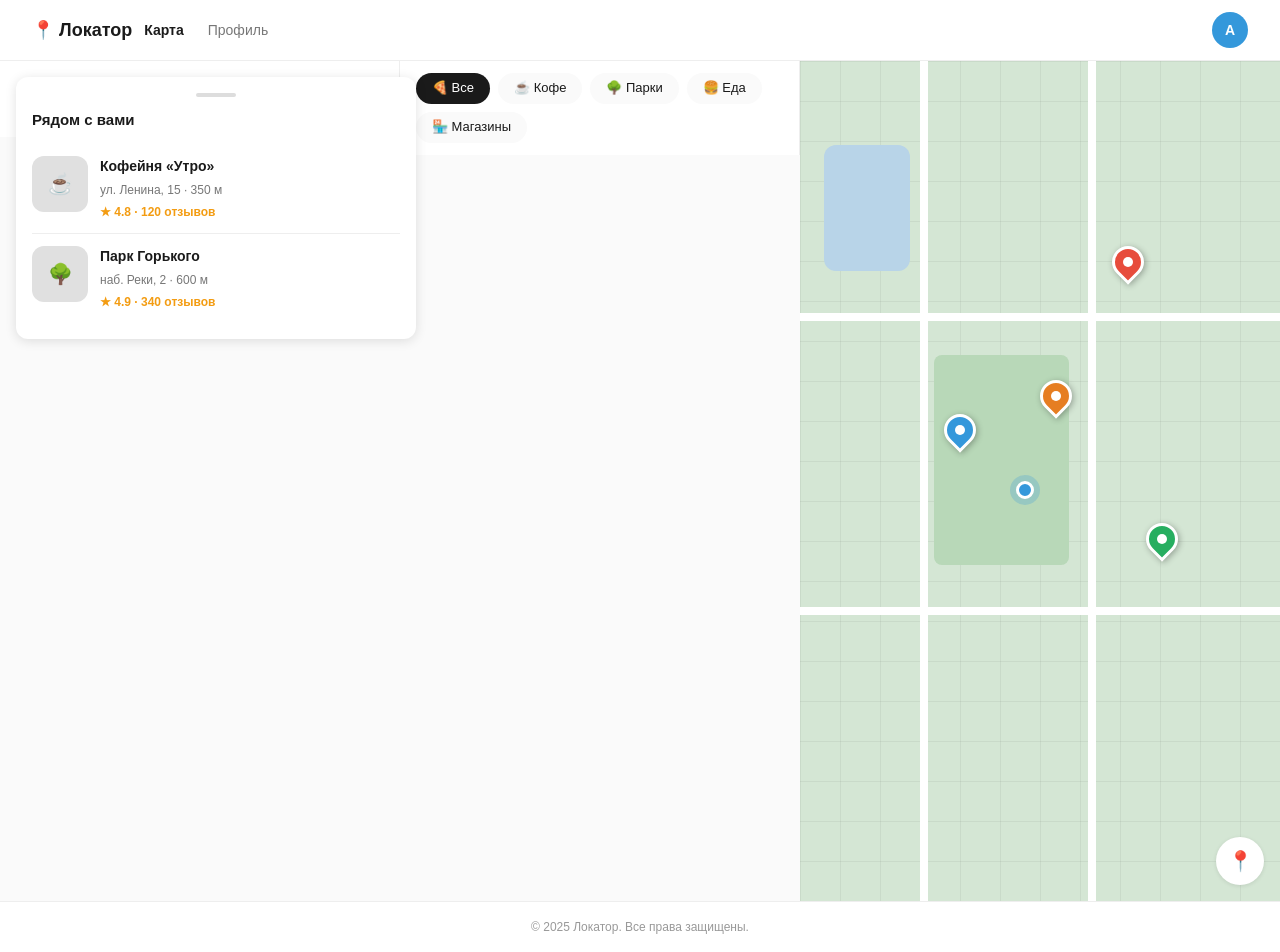
<file: index.html>
<!DOCTYPE html>
<html lang="ru">
<head>
    <meta charset="UTF-8">
    <meta name="viewport" content="width=device-width, initial-scale=1.0, maximum-scale=1.0, user-scalable=no">
    <meta name="description" content="Локатор — интерактивная карта интересных мест рядом">
    <title>Локатор — Карта</title>
    <link rel="stylesheet" href="css/normalize.css">
    <link rel="stylesheet" href="css/style.min.css">
</head>
<body>

<header class="app-header">
    <div class="header__inner">
        <a href="index.html" class="header__logo">📍 Локатор</a>
        <nav class="header__nav" aria-label="Основная навигация">
            <a href="index.html" class="header__link header__link--active">Карта</a>
            <a href="profile.html" class="header__link">Профиль</a>
        </nav>
        <a href="profile.html" class="header__avatar" aria-label="Профиль">А</a>
    </div>
</header>

<main class="app-main">

    <section class="search-bar" aria-label="Поиск мест">
        <div class="search-bar__inner">
            <span class="search-bar__icon" aria-hidden="true">🔍</span>
            <input type="search" class="search-bar__input" placeholder="Поиск места..." aria-label="Поиск места">
            <button class="search-bar__filter" aria-label="Фильтры">⚙️</button>
        </div>
    </section>

    <nav class="categories" aria-label="Категории мест">
        <ul class="categories__list">
            <li><button class="category category--active" data-category="all">🍕 Все</button></li>
            <li><button class="category" data-category="coffee">☕ Кофе</button></li>
            <li><button class="category" data-category="parks">🌳 Парки</button></li>
            <li><button class="category" data-category="food">🍔 Еда</button></li>
            <li><button class="category" data-category="shops">🏪 Магазины</button></li>
        </ul>
    </nav>

    <section class="map" aria-label="Интерактивная карта">
        <div class="map__canvas">
            <div class="map__grid"></div>
            <div class="map__road map__road--h" style="top: 30%;"></div>
            <div class="map__road map__road--h" style="top: 65%;"></div>
            <div class="map__road map__road--v" style="left: 25%;"></div>
            <div class="map__road map__road--v" style="left: 60%;"></div>
            <div class="map__park" style="top: 35%; left: 28%; width: 28%; height: 25%;"></div>
            <div class="map__water" style="top: 10%; left: 5%; width: 18%; height: 15%;"></div>

            <button class="map__marker" style="top: 22%; left: 65%;" aria-label="Кофейня Утро"></button>
            <button class="map__marker map__marker--blue" style="top: 42%; left: 30%;" aria-label="Парк Горького"></button>
            <button class="map__marker map__marker--green" style="top: 55%; left: 72%;" aria-label="Бургерная Мясо"></button>
            <button class="map__marker map__marker--orange" style="top: 38%; left: 50%;" aria-label="Пиццерия Рим"></button>

            <div class="map__user" style="top: 50%; left: 45%;" aria-label="Ваше местоположение"></div>
            <button class="map__locate" aria-label="Моё местоположение">📍</button>
        </div>
    </section>

    <section class="places" aria-label="Места рядом">
        <div class="places__handle"></div>
        <h2 class="places__title">Рядом с вами</h2>
        <ul class="places__list">
            <li class="place">
                <a href="detail.html" class="place__link">
                    <div class="place__img">☕</div>
                    <div class="place__info">
                        <h3 class="place__name">Кофейня «Утро»</h3>
                        <p class="place__meta">ул. Ленина, 15 · 350 м</p>
                        <p class="place__rating">★ 4.8 · 120 отзывов</p>
                    </div>
                </a>
            </li>
            <li class="place">
                <a href="detail.html" class="place__link">
                    <div class="place__img">🌳</div>
                    <div class="place__info">
                        <h3 class="place__name">Парк Горького</h3>
                        <p class="place__meta">наб. Реки, 2 · 600 м</p>
                        <p class="place__rating">★ 4.9 · 340 отзывов</p>
                    </div>
                </a>
            </li>
        </ul>
    </section>

</main>

<footer class="app-footer">
    <p class="app-footer__text">© 2025 Локатор. Все права защищены.</p>
</footer>

<script src="js/main.min.js"></script>
</body>
</html>
</file>
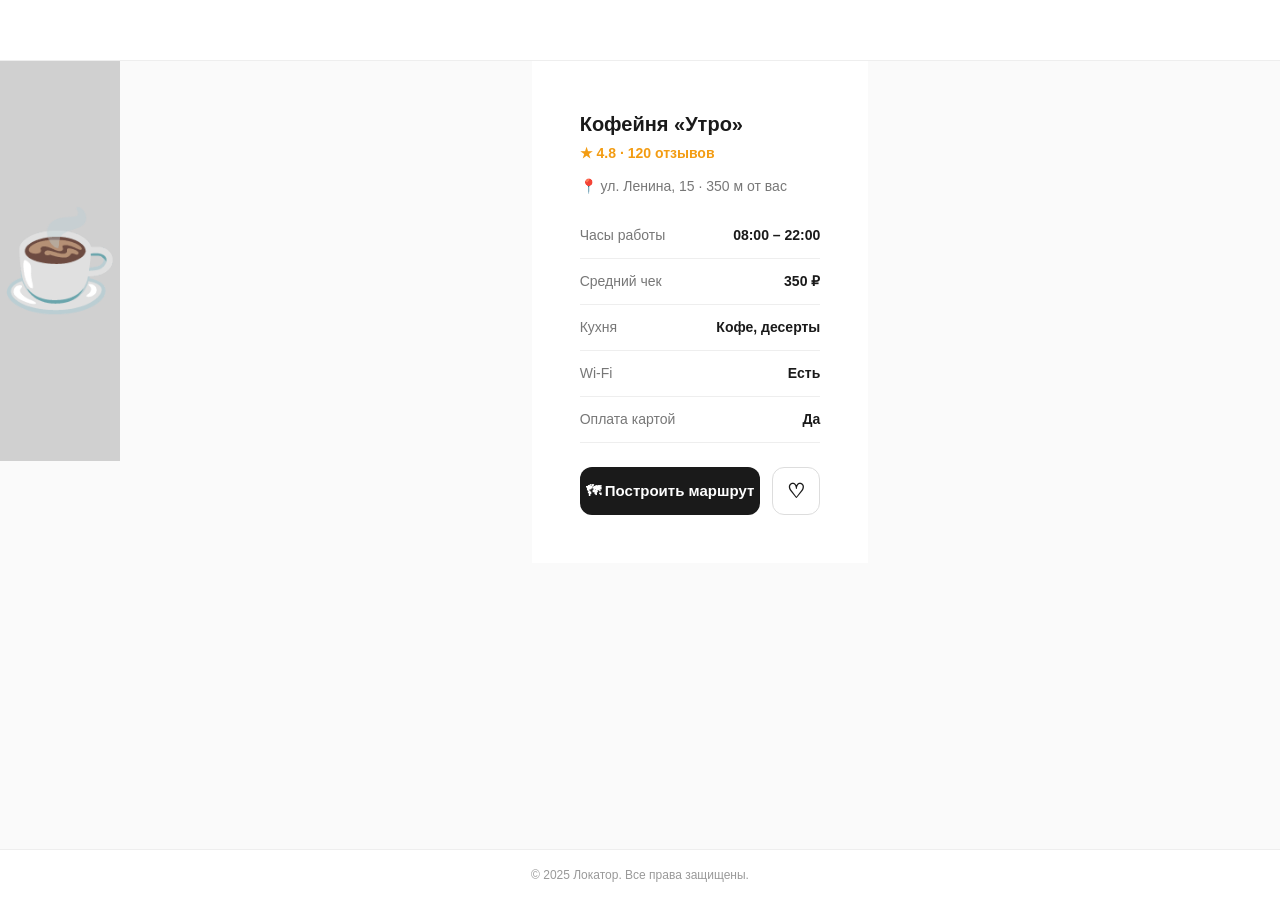
<file: detail.html>
<!DOCTYPE html>
<html lang="ru">
<head>
    <meta charset="UTF-8">
    <meta name="viewport" content="width=device-width, initial-scale=1.0, maximum-scale=1.0, user-scalable=no">
    <meta name="description" content="Детальная информация о месте">
    <title>Локатор — О месте</title>
    <link rel="stylesheet" href="css/normalize.css">
    <link rel="stylesheet" href="css/style.min.css">
</head>
<body>

<header class="app-header">
    <div class="header__inner">
        <a href="index.html" class="header__back" aria-label="Назад">←</a>
        <h1 class="header__title">О месте</h1>
        <button class="header__fav" aria-label="В избранное">♡</button>
    </div>
</header>

<main class="app-main">

    <section class="detail-hero" aria-label="Фото места">
        <div class="detail-hero__img">☕</div>
    </section>

    <section class="detail" aria-label="Информация о месте">
        <h2 class="detail__name">Кофейня «Утро»</h2>
        <p class="detail__rating">★ 4.8 · 120 отзывов</p>
        <p class="detail__addr">📍 ул. Ленина, 15 · 350 м от вас</p>

        <ul class="detail__info">
            <li class="detail__row">
                <span class="detail__label">Часы работы</span>
                <span class="detail__value">08:00 – 22:00</span>
            </li>
            <li class="detail__row">
                <span class="detail__label">Средний чек</span>
                <span class="detail__value">350 ₽</span>
            </li>
            <li class="detail__row">
                <span class="detail__label">Кухня</span>
                <span class="detail__value">Кофе, десерты</span>
            </li>
            <li class="detail__row">
                <span class="detail__label">Wi-Fi</span>
                <span class="detail__value">Есть</span>
            </li>
            <li class="detail__row">
                <span class="detail__label">Оплата картой</span>
                <span class="detail__value">Да</span>
            </li>
        </ul>

        <div class="detail__actions">
            <button class="btn btn--primary">🗺 Построить маршрут</button>
            <button class="btn btn--outline" aria-label="В избранное">♡</button>
        </div>
    </section>

</main>

<footer class="app-footer">
    <p class="app-footer__text">© 2025 Локатор. Все права защищены.</p>
</footer>

<script src="js/main.min.js"></script>
</body>
</html>
</file>
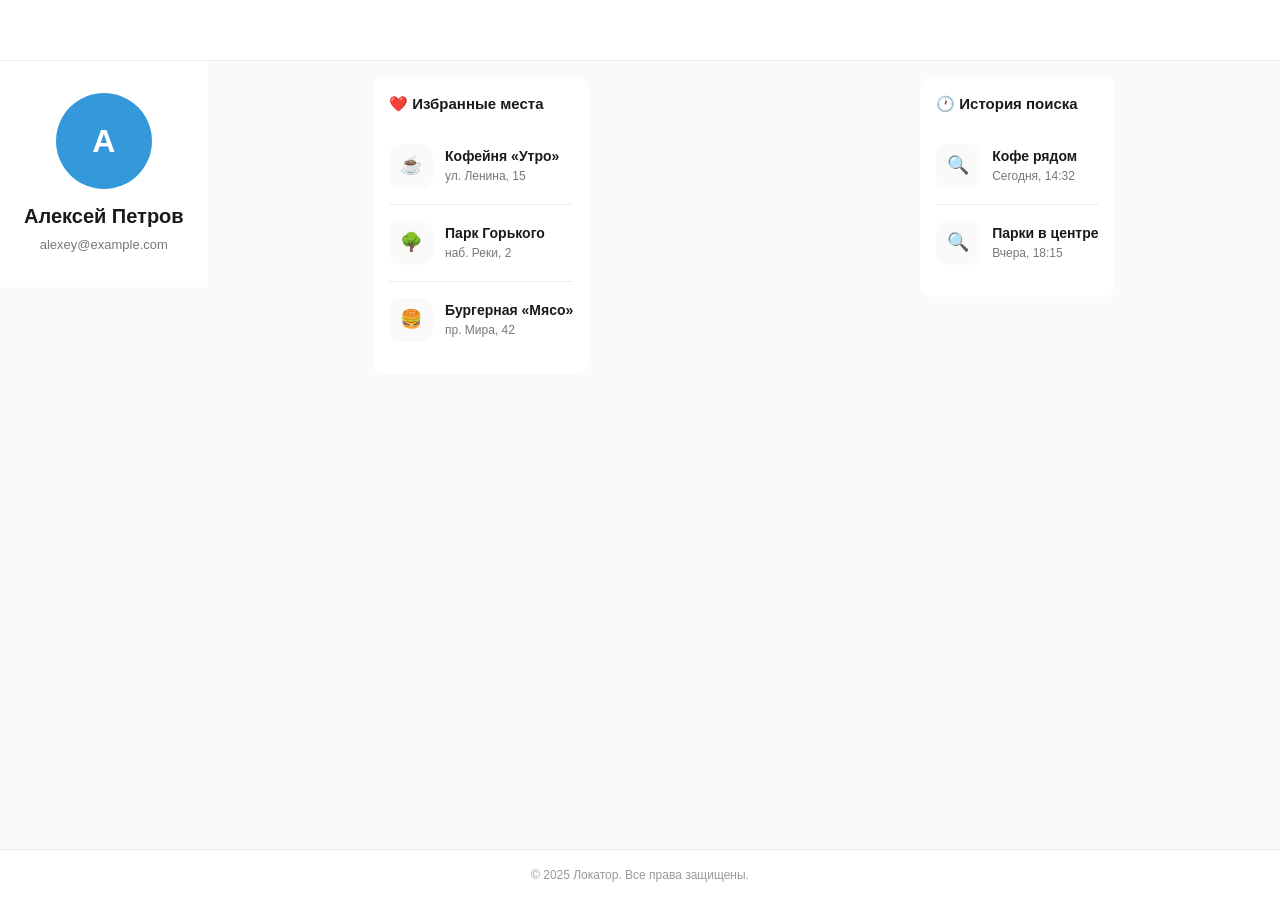
<file: profile.html>
<!DOCTYPE html>
<html lang="ru">
<head>
    <meta charset="UTF-8">
    <meta name="viewport" content="width=device-width, initial-scale=1.0, maximum-scale=1.0, user-scalable=no">
    <meta name="description" content="Личный кабинет пользователя">
    <title>Локатор — Профиль</title>
    <link rel="stylesheet" href="css/normalize.css">
    <link rel="stylesheet" href="css/style.min.css">
</head>
<body>

<header class="app-header">
    <div class="header__inner">
        <a href="index.html" class="header__back" aria-label="Назад">←</a>
        <h1 class="header__title">Профиль</h1>
        <button class="header__fav" aria-label="Настройки">⚙️</button>
    </div>
</header>

<main class="app-main">

    <section class="profile" aria-label="Профиль пользователя">
        <div class="profile__avatar">А</div>
        <h2 class="profile__name">Алексей Петров</h2>
        <p class="profile__email">alexey@example.com</p>
    </section>

    <section class="profile-section" aria-label="Избранные места">
        <h3 class="profile-section__title">❤️ Избранные места</h3>
        <ul class="fav-list">
            <li class="fav">
                <div class="fav__icon">☕</div>
                <div class="fav__info">
                    <h4 class="fav__name">Кофейня «Утро»</h4>
                    <p class="fav__addr">ул. Ленина, 15</p>
                </div>
            </li>
            <li class="fav">
                <div class="fav__icon">🌳</div>
                <div class="fav__info">
                    <h4 class="fav__name">Парк Горького</h4>
                    <p class="fav__addr">наб. Реки, 2</p>
                </div>
            </li>
            <li class="fav">
                <div class="fav__icon">🍔</div>
                <div class="fav__info">
                    <h4 class="fav__name">Бургерная «Мясо»</h4>
                    <p class="fav__addr">пр. Мира, 42</p>
                </div>
            </li>
        </ul>
    </section>

    <section class="profile-section" aria-label="История поиска">
        <h3 class="profile-section__title">🕐 История поиска</h3>
        <ul class="fav-list">
            <li class="fav">
                <div class="fav__icon">🔍</div>
                <div class="fav__info">
                    <h4 class="fav__name">Кофе рядом</h4>
                    <p class="fav__addr">Сегодня, 14:32</p>
                </div>
            </li>
            <li class="fav">
                <div class="fav__icon">🔍</div>
                <div class="fav__info">
                    <h4 class="fav__name">Парки в центре</h4>
                    <p class="fav__addr">Вчера, 18:15</p>
                </div>
            </li>
        </ul>
    </section>

</main>

<footer class="app-footer">
    <p class="app-footer__text">© 2025 Локатор. Все права защищены.</p>
</footer>

<script src="js/main.min.js"></script>
</body>
</html>
</file>
<file: css/style.min.css>
:root{--color-bg:#fff;--color-bg-alt:#fafafa;--color-text:#1a1a1a;--color-text-muted:#777;--color-text-light:#999;--color-border:#eee;--color-accent:#1a1a1a;--color-blue:#3498db;--color-green:#27ae60;--color-orange:#e67e22;--color-red:#e74c3c;--color-rating:#f39c12;--font-base:-apple-system,BlinkMacSystemFont,"Segoe UI",Roboto,Arial,sans-serif;--font-size-xs:.75rem;--font-size-sm:.8125rem;--font-size-base:.875rem;--font-size-md:.9375rem;--font-size-lg:1.125rem;--font-size-xl:1.25rem;--font-size-2xl:1.5rem;--space-xs:.25rem;--space-sm:.5rem;--space-md:.75rem;--space-base:1rem;--space-lg:1.5rem;--space-xl:2rem;--space-2xl:3rem;--radius-sm:.5rem;--radius-base:.75rem;--radius-lg:1rem;--radius-xl:1.5rem;--radius-full:50%;--header-height:3.5rem;--shadow-sm:0 1px 4px rgba(0,0,0,.1);--shadow-base:0 2px 12px rgba(0,0,0,.12);--shadow-lg:0 8px 30px rgba(0,0,0,.15)}*,::after,::before{box-sizing:border-box}html{font-size:100%;-webkit-text-size-adjust:100%}body{font-family:var(--font-base);font-size:var(--font-size-base);line-height:1.5;color:var(--color-text);background:var(--color-bg-alt);min-height:100vh;display:flex;flex-direction:column;overflow-x:hidden}img{max-width:100%;height:auto;display:block}button{cursor:pointer;border:none;background:0 0;font-family:inherit;color:inherit}a{color:inherit;text-decoration:none}ol,ul{list-style:none;margin:0;padding:0}h1,h2,h3,h4{margin:0;font-weight:700}p{margin:0}.app-header{position:sticky;top:0;z-index:100;background:var(--color-bg);border-bottom:1px solid var(--color-border)}.header__inner{display:flex;align-items:center;gap:var(--space-md);padding:0 var(--space-base);height:var(--header-height)}.header__logo{font-size:var(--font-size-md);font-weight:700;flex-shrink:0}.header__nav{display:none;gap:var(--space-lg);font-size:var(--font-size-base);color:var(--color-text-muted)}.header__link{transition:color .2s}.header__link--active{color:var(--color-text);font-weight:600}.header__back{font-size:var(--font-size-xl);width:2rem;text-align:center;flex-shrink:0}.header__title{font-size:var(--font-size-md);font-weight:600;flex:1;text-align:center}.header__fav{font-size:var(--font-size-xl);width:2rem;text-align:center;flex-shrink:0}.header__avatar{width:2.25rem;height:2.25rem;background:var(--color-blue);color:#fff;border-radius:var(--radius-full);display:flex;align-items:center;justify-content:center;font-size:var(--font-size-base);font-weight:600;margin-left:auto;flex-shrink:0}.app-main{flex:1;display:flex;flex-direction:column;position:relative}.search-bar{padding:var(--space-md) var(--space-base);background:var(--color-bg);border-bottom:1px solid var(--color-border)}.search-bar__inner{display:flex;align-items:center;gap:var(--space-sm);height:2.75rem;background:var(--color-bg-alt);border-radius:var(--radius-lg);padding:0 var(--space-base)}.search-bar__icon{font-size:var(--font-size-md);color:var(--color-text-light);flex-shrink:0}.search-bar__input{flex:1;border:none;background:0 0;font-size:var(--font-size-base);outline:0;min-width:0}.search-bar__input::placeholder{color:var(--color-text-light)}.search-bar__filter{font-size:var(--font-size-lg);flex-shrink:0}.categories{background:var(--color-bg);border-bottom:1px solid var(--color-border);overflow:hidden}.categories__list{display:flex;gap:var(--space-sm);padding:var(--space-md) var(--space-base);overflow-x:auto;scrollbar-width:none}.categories__list::-webkit-scrollbar{display:none}.category{padding:var(--space-sm) var(--space-base);background:var(--color-bg-alt);border-radius:var(--radius-xl);font-size:var(--font-size-sm);font-weight:500;white-space:nowrap;flex-shrink:0;transition:background .2s,color .2s}.category--active{background:var(--color-accent);color:#fff}.map{flex:1;position:relative;min-height:50vh}.map__canvas{position:absolute;inset:0;background:#d4e6d4;overflow:hidden}.map__grid{position:absolute;inset:0;background-image:linear-gradient(rgba(0,0,0,.05) 1px,transparent 1px),linear-gradient(90deg,rgba(0,0,0,.05) 1px,transparent 1px);background-size:2.5rem 2.5rem}.map__road{position:absolute;background:#fff}.map__road--h{height:.5rem;left:0;right:0}.map__road--v{width:.5rem;top:0;bottom:0}.map__park{position:absolute;background:#b8d8b8;border-radius:var(--radius-sm)}.map__water{position:absolute;background:#b8d4e8;border-radius:var(--radius-base)}.map__marker{position:absolute;width:2rem;height:2rem;background:var(--color-red);border-radius:50% 50% 50% 0;transform:rotate(-45deg);border:3px solid #fff;box-shadow:0 2px 6px rgba(0,0,0,.3);display:flex;align-items:center;justify-content:center;transition:transform .2s}.map__marker::after{content:'';width:.625rem;height:.625rem;background:#fff;border-radius:var(--radius-full);transform:rotate(45deg)}.map__marker--blue{background:var(--color-blue)}.map__marker--green{background:var(--color-green)}.map__marker--orange{background:var(--color-orange)}.map__marker:hover{transform:rotate(-45deg) scale(1.1)}.map__user{position:absolute;width:1.125rem;height:1.125rem;background:var(--color-blue);border-radius:var(--radius-full);border:3px solid #fff;box-shadow:0 0 0 6px rgba(52,152,219,.25)}.map__locate{position:absolute;right:var(--space-base);bottom:var(--space-base);width:3rem;height:3rem;background:#fff;border-radius:var(--radius-full);box-shadow:var(--shadow-sm);display:flex;align-items:center;justify-content:center;font-size:var(--font-size-xl);z-index:10}.places{background:var(--color-bg);border-radius:var(--radius-lg) var(--radius-lg) 0 0;box-shadow:0 -4px 20px rgba(0,0,0,.1);padding:var(--space-base);position:relative;z-index:10;margin-top:-1rem}.places__handle{width:2.5rem;height:.25rem;background:#ddd;border-radius:2px;margin:0 auto var(--space-md)}.places__title{font-size:var(--font-size-md);margin-bottom:var(--space-md)}.places__list{display:flex;flex-direction:column}.place{border-bottom:1px solid var(--color-border)}.place:last-child{border-bottom:none}.place__link{display:flex;gap:var(--space-md);padding:var(--space-md) 0;transition:background .2s}.place__link:hover{background:var(--color-bg-alt)}.place__img{width:3.5rem;height:3.5rem;background:#e0e0e0;border-radius:var(--radius-base);flex-shrink:0;display:flex;align-items:center;justify-content:center;font-size:var(--font-size-xl)}.place__info{flex:1;min-width:0}.place__name{font-size:var(--font-size-base);font-weight:600;margin-bottom:var(--space-xs)}.place__meta{font-size:var(--font-size-xs);color:var(--color-text-muted);margin-bottom:var(--space-xs)}.place__rating{font-size:var(--font-size-xs);color:var(--color-rating);font-weight:600}.detail-hero{background:#d0d0d0;height:13.75rem;display:flex;align-items:center;justify-content:center}.detail-hero__img{font-size:3rem;color:#aaa}.detail{padding:var(--space-lg) var(--space-base);background:var(--color-bg)}.detail__name{font-size:var(--font-size-xl);margin-bottom:var(--space-xs)}.detail__rating{font-size:var(--font-size-base);color:var(--color-rating);font-weight:600;margin-bottom:var(--space-md)}.detail__addr{font-size:var(--font-size-base);color:var(--color-text-muted);margin-bottom:var(--space-base)}.detail__info{margin-bottom:var(--space-lg)}.detail__row{display:flex;justify-content:space-between;padding:var(--space-md) 0;border-bottom:1px solid var(--color-border);font-size:var(--font-size-base)}.detail__label{color:var(--color-text-muted)}.detail__value{font-weight:600}.detail__actions{display:flex;gap:var(--space-md);margin-top:var(--space-lg)}.btn{height:3rem;border-radius:var(--radius-base);font-size:var(--font-size-md);font-weight:600;display:flex;align-items:center;justify-content:center;gap:var(--space-sm);transition:background .2s,transform .1s}.btn:active{transform:scale(.98)}.btn--primary{flex:1;background:var(--color-accent);color:#fff}.btn--primary:hover{background:#333}.btn--outline{width:3rem;background:var(--color-bg);border:1.5px solid #ddd;font-size:var(--font-size-xl)}.btn--outline:hover{border-color:var(--color-accent)}.profile{padding:var(--space-lg) var(--space-base) var(--space-base);text-align:center;background:var(--color-bg)}.profile__avatar{width:5rem;height:5rem;background:var(--color-blue);color:#fff;border-radius:var(--radius-full);margin:0 auto var(--space-md);display:flex;align-items:center;justify-content:center;font-size:var(--font-size-2xl);font-weight:600}.profile__name{font-size:var(--font-size-lg)}.profile__email{font-size:var(--font-size-sm);color:var(--color-text-muted);margin-top:var(--space-xs)}.profile-section{padding:var(--space-base);background:var(--color-bg);margin-top:var(--space-base)}.profile-section__title{font-size:var(--font-size-md);margin-bottom:var(--space-md)}.fav-list{display:flex;flex-direction:column}.fav{display:flex;gap:var(--space-md);padding:var(--space-md) 0;border-bottom:1px solid var(--color-border);align-items:center}.fav:last-child{border-bottom:none}.fav__icon{width:2.75rem;height:2.75rem;background:var(--color-bg-alt);border-radius:var(--radius-base);display:flex;align-items:center;justify-content:center;font-size:var(--font-size-lg);flex-shrink:0}.fav__name{font-size:var(--font-size-base);font-weight:600}.fav__addr{font-size:var(--font-size-xs);color:var(--color-text-muted)}.app-footer{background:var(--color-bg);border-top:1px solid var(--color-border);padding:var(--space-base);text-align:center}.app-footer__text{font-size:var(--font-size-xs);color:var(--color-text-light)}@media (min-width:768px){.header__inner{max-width:90rem;margin:0 auto;padding:0 var(--space-lg);height:3.75rem}.header__logo{font-size:var(--font-size-lg)}.header__nav{display:flex}.header__back,.header__title,.header__fav{display:none}.app-main{max-width:90rem;margin:0 auto;width:100%;flex-direction:row;flex-wrap:wrap;align-items:flex-start}.search-bar{width:23.75rem;border-bottom:none;border-right:1px solid var(--color-border);padding:var(--space-base);order:1}.categories{width:23.75rem;border-bottom:none;border-right:1px solid var(--color-border);order:2}.categories__list{flex-wrap:wrap;overflow-x:visible}.map{flex:1;min-height:calc(100vh - var(--header-height));order:3}.places{position:absolute;top:var(--space-base);left:var(--space-base);width:23.75rem;border-radius:var(--radius-base);box-shadow:var(--shadow-base);margin-top:0;max-height:60vh;overflow-y:auto;order:4}.detail-hero{height:25rem}.detail-hero__img{font-size:6rem}.detail{max-width:50rem;margin:0 auto;padding:var(--space-xl)}.profile{padding:var(--space-xl) var(--space-lg)}.profile__avatar{width:6rem;height:6rem;font-size:2rem}.profile__name{font-size:var(--font-size-xl)}.profile-section{max-width:50rem;margin-left:auto;margin-right:auto;border-radius:var(--radius-base)}.fav{padding:var(--space-base) 0}}@media (min-width:1280px){.header__inner{padding:0 var(--space-xl)}.search-bar,.categories,.places{width:25rem}.map{min-height:calc(100vh - 3.75rem)}.detail{max-width:56rem;padding:var(--space-2xl)}.profile-section{max-width:56rem}}
</file>
